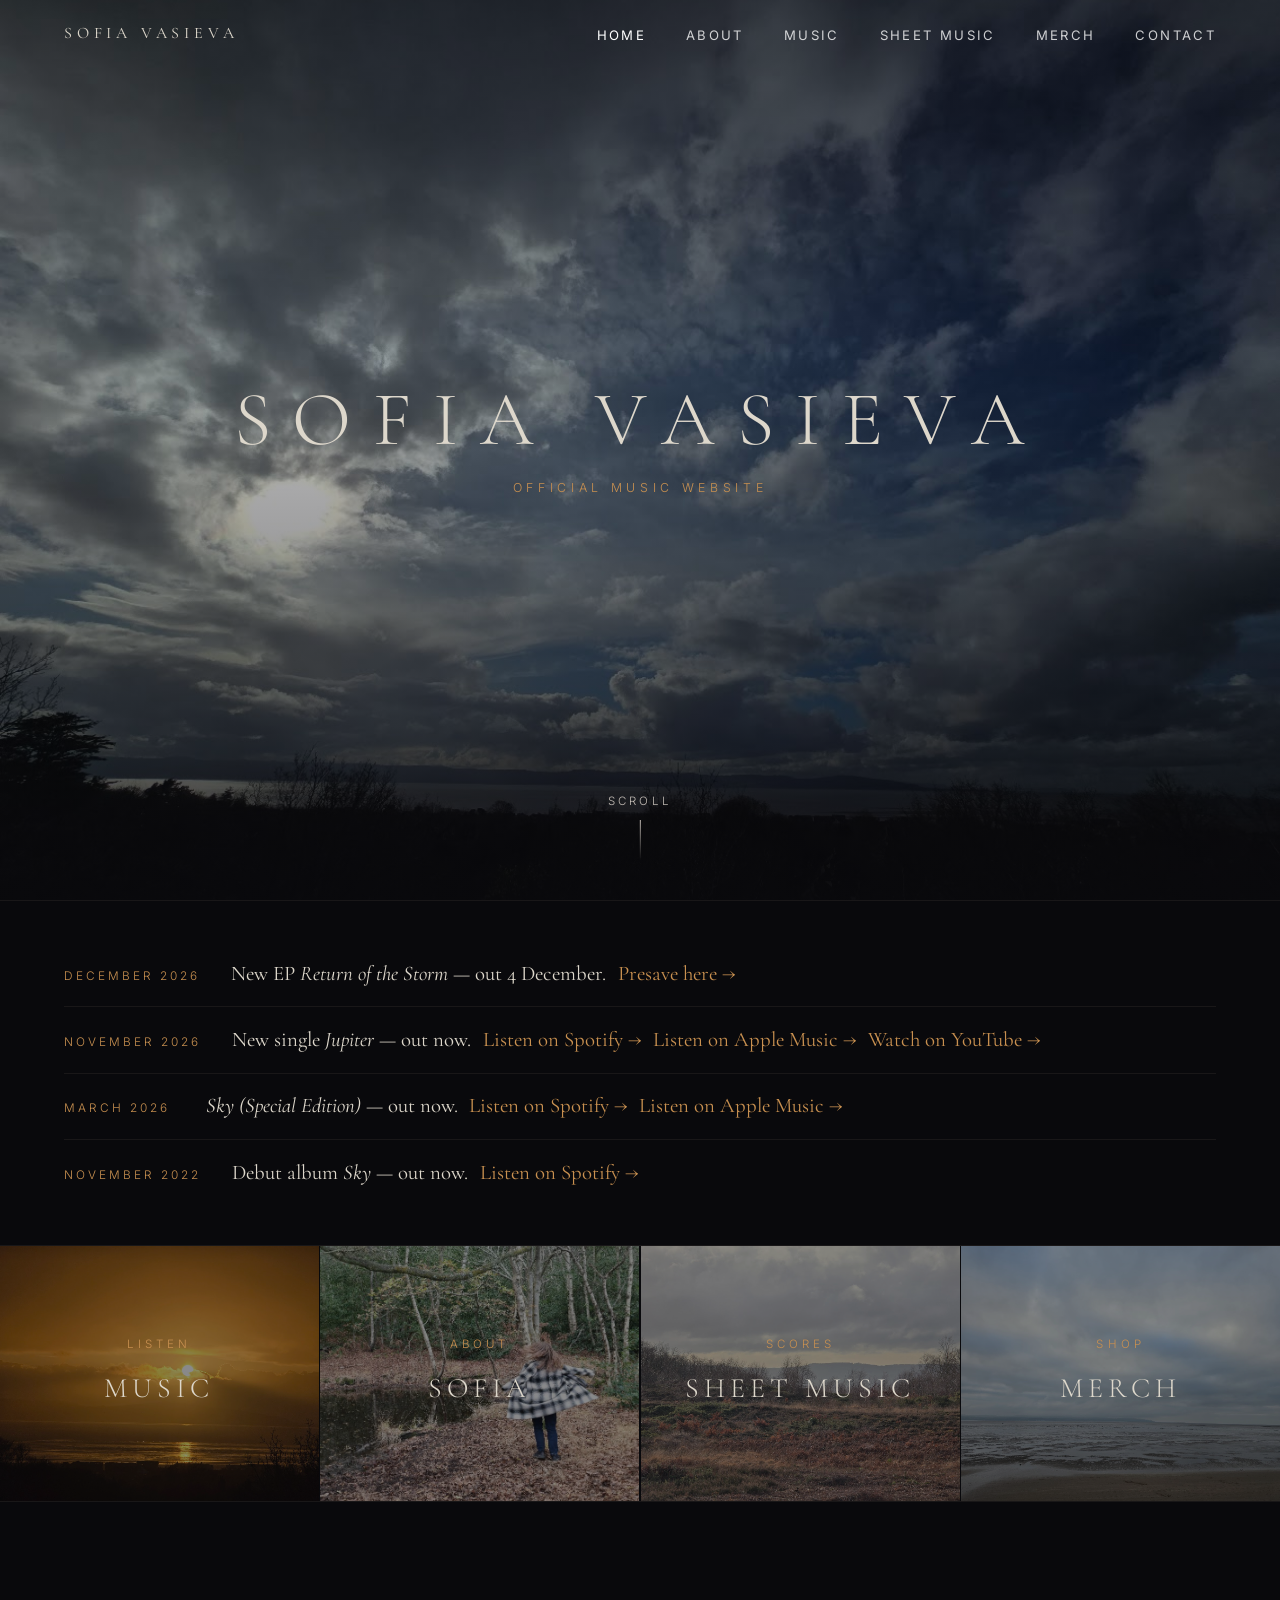
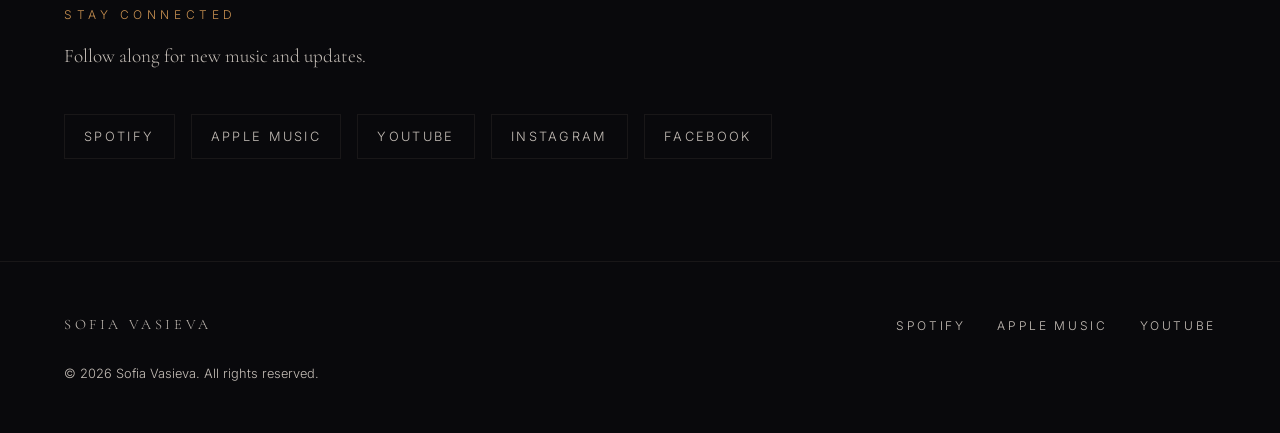
<file: index.html>
<!DOCTYPE html>
<html lang="en">
<head>
  <meta charset="UTF-8">
  <meta name="viewport" content="width=device-width, initial-scale=1.0">
  <title>Sofia Vasieva</title>
  <meta name="description" content="Sofia Vasieva — composer and musician. Official music website.">
  <link rel="icon" type="image/x-icon" href="favicon.ico">
  <link rel="apple-touch-icon" href="favicon.png">
  <link rel="stylesheet" href="css/style.css">
</head>
<body>

  <!-- ══════════════════════════════════════
       NAVIGATION
       To add or rename a page: edit the <li> items below.
       The class="active" highlights the current page — keep it on "Home" here.
  ══════════════════════════════════════ -->
  <nav class="nav" id="mainNav">
    <a href="index.html" class="nav-logo">Sofia Vasieva</a>
    <ul class="nav-links">
      <li><a href="index.html" class="active">Home</a></li>
      <li><a href="about.html">About</a></li>
      <li><a href="music.html">Music</a></li>
      <li><a href="sheet-music.html">Sheet Music</a></li>
      <li><a href="merch.html">Merch</a></li>
      <li><a href="contact.html">Contact</a></li>
    </ul>
    <button class="nav-toggle" aria-label="Toggle menu">
      <span></span><span></span><span></span>
    </button>
  </nav>

  <!-- ══════════════════════════════════════
       HERO SECTION
       Background photo: dramatic-clouds.png
       To swap the background photo, change the filename in the url() below.
       Available photos in images/backgrounds/:
         dramatic-clouds.png, golden-sunset.png, tidal-flats.png,
         moorland.png, ocean-sunset.png, rain-window.png, sunset-wide.png
  ══════════════════════════════════════ -->
  <section class="hero">
    <div class="hero-bg" style="background-image: url('images/backgrounds/dramatic-clouds.png');"></div>
    <div class="hero-overlay"></div>
    <div class="hero-content">

      <!-- ── YOUR NAME ──
           Font size is deliberately restrained.
           To make it larger: increase the last number, e.g. change 5.5rem to 7rem.
           To make it smaller: decrease it, e.g. change 5.5rem to 4rem.
      ── -->
      <h1 class="hero-title" style="font-size: clamp(2.4rem, 6vw, 5.5rem);">Sofia Vasieva</h1>

      <!-- ── TAGLINE ──
           Shown in amber below your name. Edit the text between the tags.
           This tells visitors it is your music site (vs. a future science site).
      ── -->
      <span class="hero-eyebrow" style="margin-top: 1rem; display:block;">official music website</span>

    </div>
    <div class="hero-scroll" aria-hidden="true">
      <span>Scroll</span>
      <div class="hero-scroll-line"></div>
    </div>
  </section>

  <!-- ══════════════════════════════════════
       NEWS / ANNOUNCEMENTS STRIP
       Intentionally minimal — dates and headlines only.

       HOW TO UPDATE:
       · Edit the text inside <p class="news-headline"> for each item.
       · Change the <span class="news-date"> text.
       · Update href="#" with your real presave / announcement URL.
       · To ADD a new item: copy a <div class="news-item"> block and paste above the others.
       · To REMOVE an old item: delete the whole <div class="news-item"> block.
  ══════════════════════════════════════ -->
  <div class="news-strip">

    <!-- Most recent item first: -->

    <div class="news-item">
      <span class="news-date">December 2026</span>
      <p class="news-headline">
        New EP <em>Return of the Storm</em> — out 4 December.
        <a href="https://distrokid.com/hyperfollow/sofiavasieva/return-of-the-storm-2" target="_blank" rel="noopener" class="news-link">Presave here →</a>
      </p>
    </div>

    <div class="news-item">
      <span class="news-date">November 2026</span>
      <p class="news-headline">
        New single <em>Jupiter</em> — out now.
        <a href="https://open.spotify.com/track/37gRFGBHgxUQF6WIa2zLuK?si=c90bcd8d85e04064" target="_blank" rel="noopener" class="news-link">Listen on Spotify →</a>
        <a href="https://music.apple.com/gb/song/jupiter/6816004919" target="_blank" rel="noopener" class="news-link">Listen on Apple Music →</a>
        <a href="https://youtu.be/UKmGv7ffk6I" target="_blank" rel="noopener" class="news-link">Watch on YouTube →</a>
      </p>
    </div>

    <div class="news-item">
      <span class="news-date">March 2026</span>
      <p class="news-headline">
        <em>Sky (Special Edition)</em> — out now.
        <a href="https://open.spotify.com/album/6oXIBRTokiSPvqK4wkxHOU?si=sgKaD-jkQ6ux1RB3viKjCA" target="_blank" rel="noopener" class="news-link">Listen on Spotify →</a>
        <a href="https://music.apple.com/gb/album/sky-special-edition/1886853205" target="_blank" rel="noopener" class="news-link">Listen on Apple Music →</a>
      </p>
    </div>

    <div class="news-item">
      <span class="news-date">November 2022</span>
      <p class="news-headline">
        Debut album <em>Sky</em> — out now.
        <a href="https://open.spotify.com/album/0wvh6Ya2eiq0gS8Y3p2ku6"
           target="_blank" rel="noopener" class="news-link">Listen on Spotify →</a>
      </p>
    </div>

    <!-- ── TO ADD MORE NEWS, COPY THIS BLOCK: ──
    <div class="news-item">
      <span class="news-date">Month Year</span>
      <p class="news-headline">
        Your announcement text here.
        <a href="YOUR_LINK" target="_blank" rel="noopener" class="news-link">Link text →</a>
      </p>
    </div>
    ── -->

  </div>

  <!-- ══════════════════════════════════════
       PAGE LINKS — four image panels leading to other sections.
       To change a background photo, update the url() in each style="..." below.
  ══════════════════════════════════════ -->
  <section>
    <div class="teaser-grid">

      <a href="music.html" class="teaser-card">
        <div class="teaser-bg" style="background-image: url('images/backgrounds/golden-sunset.png');"></div>
        <div class="teaser-overlay"></div>
        <div class="teaser-content">
          <span class="teaser-label">Listen</span>
          <span class="teaser-name">Music</span>
        </div>
      </a>

      <a href="about.html" class="teaser-card">
        <div class="teaser-bg" style="background-image: url('images/portrait/me_1.png');"></div>
        <div class="teaser-overlay"></div>
        <div class="teaser-content">
          <span class="teaser-label">About</span>
          <span class="teaser-name">Sofia</span>
        </div>
      </a>

      <a href="sheet-music.html" class="teaser-card">
        <div class="teaser-bg" style="background-image: url('images/backgrounds/moorland.png');"></div>
        <div class="teaser-overlay"></div>
        <div class="teaser-content">
          <span class="teaser-label">Scores</span>
          <span class="teaser-name">Sheet Music</span>
        </div>
      </a>

      <a href="merch.html" class="teaser-card">
        <div class="teaser-bg" style="background-image: url('images/backgrounds/tidal-flats.png');"></div>
        <div class="teaser-overlay"></div>
        <div class="teaser-content">
          <span class="teaser-label">Shop</span>
          <span class="teaser-name">Merch</span>
        </div>
      </a>

    </div>
  </section>

  <!-- ══════════════════════════════════════
       FOLLOW / SOCIAL MEDIA SECTION
       This gives visitors a clear place to find and follow you.

       HOW TO UPDATE:
       · Replace each href="#" with your real social media URL.
       · To add a platform: copy a <a class="social-link"> and update the href and text.
       · To remove a platform: delete that <a> tag.
       · To change the intro line: edit the <p class="contact-intro"> text.
  ══════════════════════════════════════ -->
  <section class="section" style="border-top: 1px solid var(--border);">
    <span class="section-eyebrow">Stay connected</span>
    <p class="contact-intro" style="margin-bottom:1.8rem;">
      Follow along for new music and updates.
    </p>
    <div class="social-row">
      <a href="https://open.spotify.com/artist/4lT0CU5uolFDBK3afVRovx"
         target="_blank" rel="noopener" class="social-link">Spotify</a>
      <a href="https://music.apple.com/gb/album/sky/1651735423"
         target="_blank" rel="noopener" class="social-link">Apple Music</a>
      <a href="https://www.youtube.com/channel/UC-3G4gNWq5SX8hbs0VZsb0Q" target="_blank" rel="noopener" class="social-link">YouTube</a>
      <a href="https://instagram.com/sofiavasievamusic"
         target="_blank" rel="noopener" class="social-link">Instagram</a>
      <!-- UPDATE: replace # with your Facebook page URL once you have it
           (e.g. https://facebook.com/sofiavasievamusic) -->
      <a href="#" target="_blank" rel="noopener" class="social-link">Facebook</a>
    </div>
  </section>

  <!-- ══════════════════════════════════════
       FOOTER
       To update links: edit the href="..." values.
       To add more: copy a <li> item and update the text and link.
       UPDATE: replace the YouTube # with your actual channel URL.
  ══════════════════════════════════════ -->
  <footer class="footer">
    <span class="footer-name">Sofia Vasieva</span>
    <ul class="footer-links">
      <li><a href="https://open.spotify.com/artist/4lT0CU5uolFDBK3afVRovx" target="_blank" rel="noopener">Spotify</a></li>
      <li><a href="https://music.apple.com/gb/album/sky/1651735423" target="_blank" rel="noopener">Apple Music</a></li>
      <!-- UPDATE: replace # with your YouTube channel URL -->
      <li><a href="https://www.youtube.com/channel/UC-3G4gNWq5SX8hbs0VZsb0Q" target="_blank" rel="noopener">YouTube</a></li>
    </ul>
    <p class="footer-copy">&copy; <span id="year"></span> Sofia Vasieva. All rights reserved.</p>
  </footer>

  <script src="js/main.js"></script>
  <script>document.getElementById('year').textContent = new Date().getFullYear();</script>
</body>
</html>
</file>
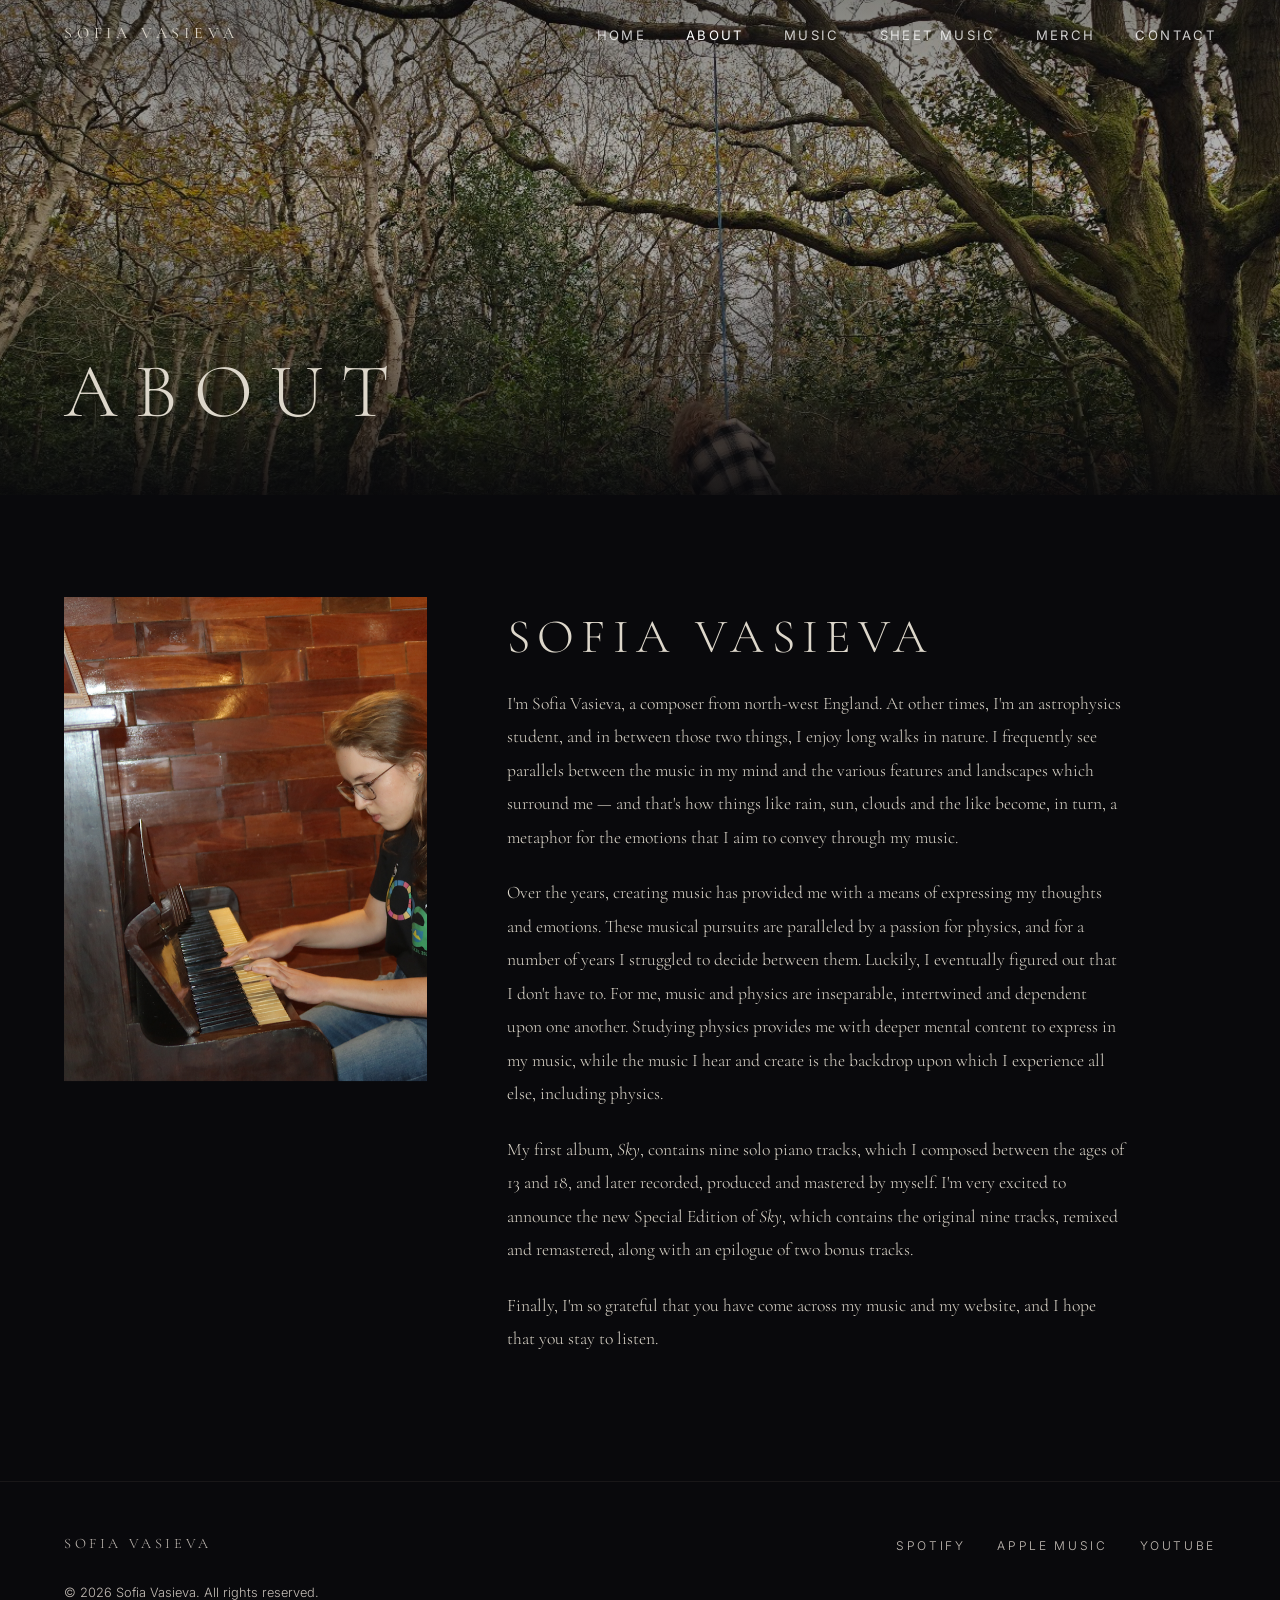
<file: about.html>
<!DOCTYPE html>
<html lang="en">
<head>
  <meta charset="UTF-8">
  <meta name="viewport" content="width=device-width, initial-scale=1.0">
  <title>About — Sofia Vasieva</title>
  <meta name="description" content="About Sofia Vasieva — composer and musician.">
  <link rel="stylesheet" href="css/style.css">
</head>
<body>

  <!-- ══════════════════════════════════════
       NAVIGATION
       Nav order: Home · About · Music · Sheet Music · Merch · Contact
  ══════════════════════════════════════ -->
  <nav class="nav scrolled" id="mainNav">
    <a href="index.html" class="nav-logo">Sofia Vasieva</a>
    <ul class="nav-links">
      <li><a href="index.html">Home</a></li>
      <li><a href="about.html" class="active">About</a></li>
      <li><a href="music.html">Music</a></li>
      <li><a href="sheet-music.html">Sheet Music</a></li>
      <li><a href="merch.html">Merch</a></li>
      <li><a href="contact.html">Contact</a></li>
    </ul>
    <button class="nav-toggle" aria-label="Toggle menu">
      <span></span><span></span><span></span>
    </button>
  </nav>

  <!-- ══════════════════════════════════════
       PAGE HERO
       Background: trees_1.png
       To change: update the filename in the url() below.
  ══════════════════════════════════════ -->
  <section class="page-hero">
    <div class="hero-bg" style="background-image: url('images/backgrounds/trees_1.png');"></div>
    <div class="hero-overlay"></div>
    <div class="page-hero-content">
      <h1 class="page-title">About</h1>
    </div>
  </section>

  <!-- ══════════════════════════════════════
       ABOUT CONTENT
  ══════════════════════════════════════ -->
  <section class="section">
    <div class="about-layout">

      <!-- ── LEFT COLUMN: YOUR PORTRAIT ──

           HOW TO ADD YOUR PHOTO:
           1. Save a photo of yourself to the folder: images/portrait/
              (suggested filename: sofia.jpg — any name works)
           2. Delete the <div class="portrait-placeholder"> block below entirely.
           3. Replace it with this one line (update the filename if different):
                 <img class="portrait-photo" src="images/portrait/sofia.jpg" alt="Sofia Vasieva">

           The photo looks best in portrait orientation (taller than wide).
      ── -->
      <div class="portrait-wrap">
        <img class="portrait-photo" src="images/portrait/me_2.png" alt="Sofia Vasieva">
      </div>

      <!-- ── RIGHT COLUMN: NAME + BIO ──

           HOW TO EDIT YOUR BIO:
           · Replace each paragraph's text between <p> and </p>.
           · Delete the class="placeholder" part once you've added real text.
           · Add or remove <p> tags to make more or fewer paragraphs.
           · The "About tag" line (composer · musician) can be changed too.
      ── -->
      <div class="about-text">
        <h2 class="about-name">Sofia Vasieva</h2>

        <!-- ══════════════════════════════════════
             OPTIONAL TAGLINE — shown below your name in amber.
             To add one, uncomment the line below and change the text.
             Examples: "composer", "pianist", "musician", "composer & physicist"
             Leave it commented out to show nothing here.
        ══════════════════════════════════════ -->
        <!-- <span class="about-tag">your tagline here</span> -->

        <div class="about-bio">

          <!-- ── PASTE YOUR BIO BELOW ──
               Delete the class="placeholder" from each <p> tag once you have real text.
               Example of a finished paragraph (no class needed):
               <p>Sofia Vasieva is a composer whose music draws from the natural world...</p>
          ── -->

          <p>I'm Sofia Vasieva, a composer from north-west England. At other times, I'm an astrophysics student, and in between those two things, I enjoy long walks in nature. I frequently see parallels between the music in my mind and the various features and landscapes which surround me — and that's how things like rain, sun, clouds and the like become, in turn, a metaphor for the emotions that I aim to convey through my music.</p>

          <p>Over the years, creating music has provided me with a means of expressing my thoughts and emotions. These musical pursuits are paralleled by a passion for physics, and for a number of years I struggled to decide between them. Luckily, I eventually figured out that I don't have to. For me, music and physics are inseparable, intertwined and dependent upon one another. Studying physics provides me with deeper mental content to express in my music, while the music I hear and create is the backdrop upon which I experience all else, including physics.</p>

          <p>My first album, <em>Sky</em>, contains nine solo piano tracks, which I composed between the ages of 13 and 18, and later recorded, produced and mastered by myself. I'm very excited to announce the new Special Edition of <em>Sky</em>, which contains the original nine tracks, remixed and remastered, along with an epilogue of two bonus tracks.</p>

          <p>Finally, I'm so grateful that you have come across my music and my website, and I hope that you stay to listen.</p>

        </div>
      </div>

    </div>
  </section>

  <!-- ══════════════════════════════════════
       FOOTER
       UPDATE: replace YouTube # with your actual channel URL.
  ══════════════════════════════════════ -->
  <footer class="footer">
    <span class="footer-name">Sofia Vasieva</span>
    <ul class="footer-links">
      <li><a href="https://open.spotify.com/artist/4lT0CU5uolFDBK3afVRovx" target="_blank" rel="noopener">Spotify</a></li>
      <li><a href="https://music.apple.com/gb/album/sky/1651735423" target="_blank" rel="noopener">Apple Music</a></li>
      <li><a href="https://www.youtube.com/channel/UC-3G4gNWq5SX8hbs0VZsb0Q" target="_blank" rel="noopener">YouTube</a></li>
    </ul>
    <p class="footer-copy">&copy; <span id="year"></span> Sofia Vasieva. All rights reserved.</p>
  </footer>

  <script src="js/main.js"></script>
  <script>document.getElementById('year').textContent = new Date().getFullYear();</script>
</body>
</html>
</file>
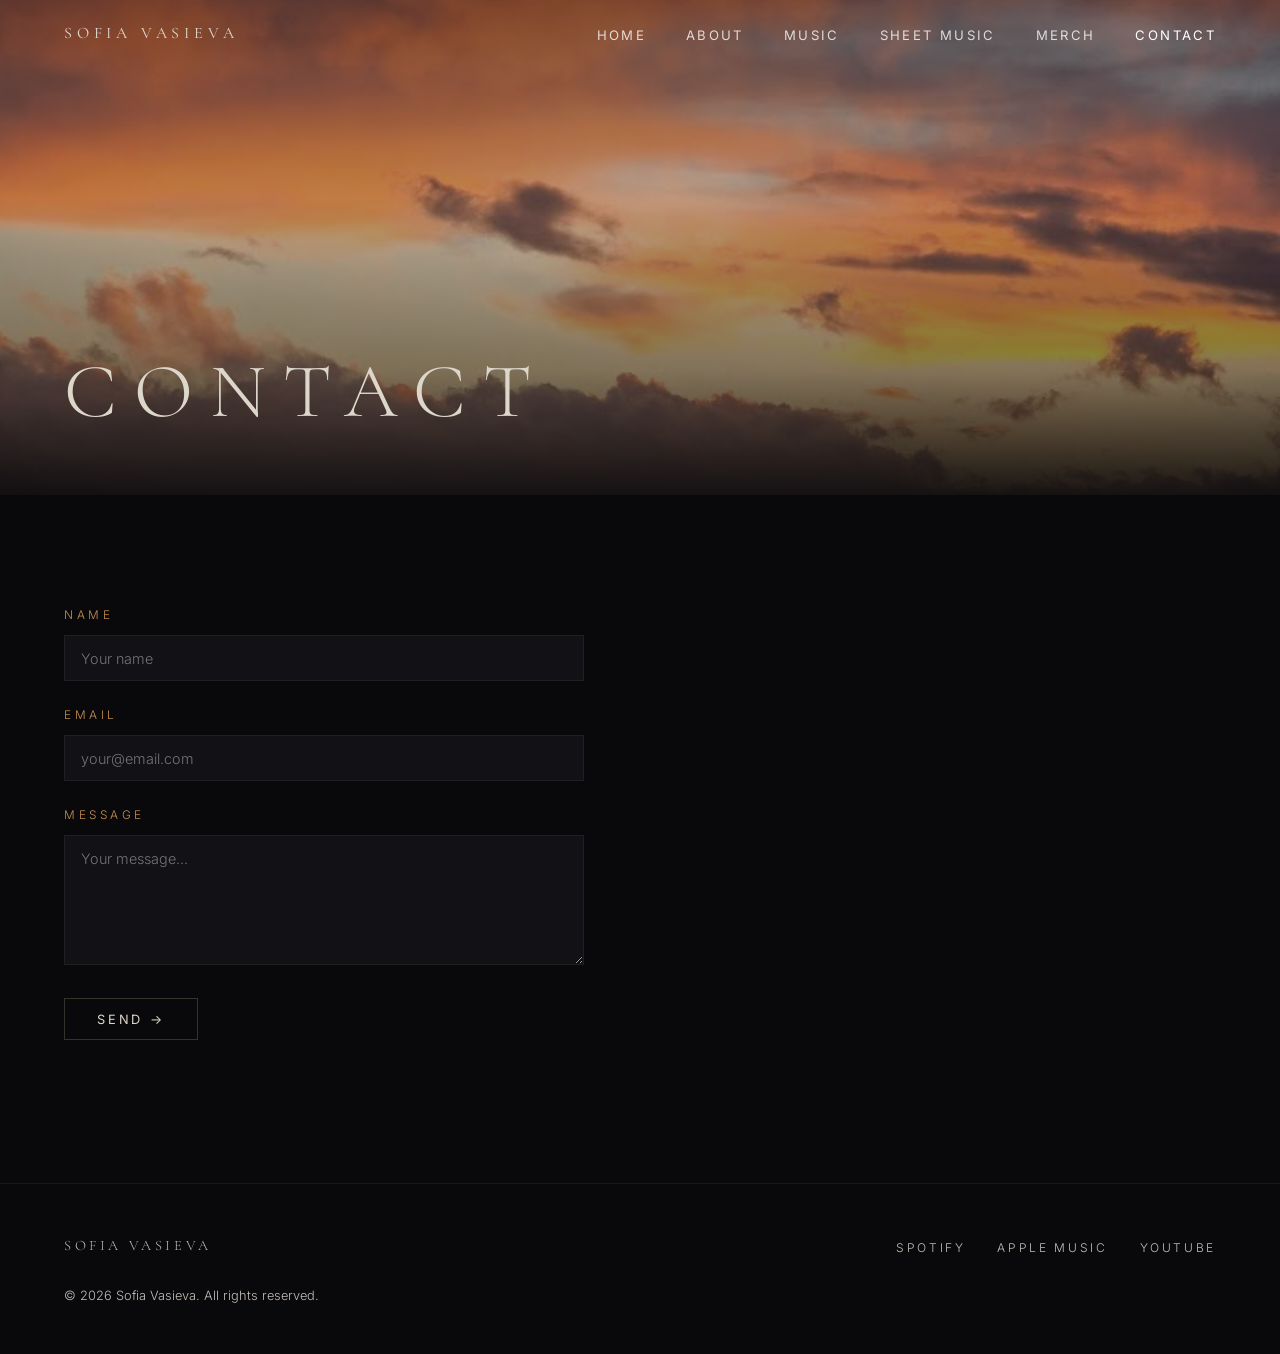
<file: contact.html>
<!DOCTYPE html>
<html lang="en">
<head>
  <meta charset="UTF-8">
  <meta name="viewport" content="width=device-width, initial-scale=1.0">
  <title>Contact — Sofia Vasieva</title>
  <meta name="description" content="Get in touch with Sofia Vasieva.">
  <link rel="stylesheet" href="css/style.css">
</head>
<body>

  <!-- ══════════════════════════════════════
       NAVIGATION
       Nav order: Home · About · Music · Sheet Music · Merch · Contact
  ══════════════════════════════════════ -->
  <nav class="nav scrolled" id="mainNav">
    <a href="index.html" class="nav-logo">Sofia Vasieva</a>
    <ul class="nav-links">
      <li><a href="index.html">Home</a></li>
      <li><a href="about.html">About</a></li>
      <li><a href="music.html">Music</a></li>
      <li><a href="sheet-music.html">Sheet Music</a></li>
      <li><a href="merch.html">Merch</a></li>
      <li><a href="contact.html" class="active">Contact</a></li>
    </ul>
    <button class="nav-toggle" aria-label="Toggle menu">
      <span></span><span></span><span></span>
    </button>
  </nav>

  <!-- ══════════════════════════════════════
       PAGE HERO
       Background: sunset-wide.png
       To change: update the filename in the url() below.
  ══════════════════════════════════════ -->
  <section class="page-hero">
    <div class="hero-bg" style="background-image: url('images/backgrounds/sunset-wide.png');"></div>
    <div class="hero-overlay"></div>
    <div class="page-hero-content">
      <h1 class="page-title">Contact</h1>
    </div>
  </section>

  <!-- ══════════════════════════════════════
       CONTACT FORM

       HOW THIS WORKS:
       The form uses Formspree — a free service that emails you
       when someone fills it in. Your email address is never shown
       on the website.

       TO SET IT UP (takes about 5 minutes):
       1. Go to https://formspree.io and create a free account.
       2. Click "New Form", give it a name (e.g. "Website Contact").
       3. Copy the form endpoint URL — it looks like:
             https://formspree.io/f/abcdefgh
       4. In this file, find the <form action="..."> tag below
          and replace the placeholder URL with your Formspree URL.
       5. That's it — Formspree will email you whenever someone submits.

       Note: The free Formspree plan allows up to 50 submissions/month,
       which is plenty to start with.

       HOW TO EDIT THE FORM FIELDS:
       Each field is a <div class="form-group"> block.
       To add a field: copy one and change the label text and input name="...".
       To remove a field: delete the whole <div class="form-group"> block.
  ══════════════════════════════════════ -->
  <section class="section">

    <!-- UPDATE: replace the action URL with your Formspree endpoint -->
    <form
      action="https://formspree.io/f/xdawdoon"
      method="POST"
      class="contact-form"
      id="contactForm"
    >

      <!-- Name field -->
      <div class="form-group">
        <label for="name">Name</label>
        <input type="text" id="name" name="name" placeholder="Your name" required>
      </div>

      <!-- Email field — Formspree uses this to reply to the sender -->
      <div class="form-group">
        <label for="email">Email</label>
        <input type="email" id="email" name="_replyto" placeholder="your@email.com" required>
      </div>

      <!-- Message field -->
      <div class="form-group">
        <label for="message">Message</label>
        <textarea id="message" name="message" placeholder="Your message..." required></textarea>
      </div>

      <!-- Formspree honeypot (spam prevention — leave this hidden) -->
      <input type="text" name="_gotcha" style="display:none">

      <button type="submit" class="form-submit">Send →</button>

    </form>

    <!-- Thank-you message shown after successful submission -->
    <div class="form-success" id="formSuccess">
      Thank you :)
    </div>

    <!-- ── SOCIAL LINKS ──
         UPDATE: add your real social URLs here.
         To add more: copy a <a class="social-link"> and update the href and text.
         To remove one: delete that <a> tag.
    ── -->
    <!-- ── SOCIAL LINKS ──
         UPDATE: fill in your real URLs below.
         To add more: copy a <a> line and update the href and label.
         To remove one: delete that line.
    ── -->
    <div class="social-row">
      <!-- UPDATE: add your Facebook page URL -->
      <!-- <a href="https://facebook.com/yourpage" target="_blank" rel="noopener" class="social-link">Facebook</a> -->
      <!-- UPDATE: add your YouTube channel URL -->
      <!-- <a href="https://youtube.com/@yourchannel" target="_blank" rel="noopener" class="social-link">YouTube</a> -->
    </div>

  </section>

  <!-- ══════════════════════════════════════
       FOOTER
       UPDATE: replace YouTube # with your actual channel URL.
  ══════════════════════════════════════ -->
  <footer class="footer">
    <span class="footer-name">Sofia Vasieva</span>
    <ul class="footer-links">
      <li><a href="https://open.spotify.com/artist/4lT0CU5uolFDBK3afVRovx" target="_blank" rel="noopener">Spotify</a></li>
      <li><a href="https://music.apple.com/gb/album/sky/1651735423" target="_blank" rel="noopener">Apple Music</a></li>
      <li><a href="https://www.youtube.com/channel/UC-3G4gNWq5SX8hbs0VZsb0Q" target="_blank" rel="noopener">YouTube</a></li>
    </ul>
    <p class="footer-copy">&copy; <span id="year"></span> Sofia Vasieva. All rights reserved.</p>
  </footer>

  <script src="js/main.js"></script>
  <script>
    document.getElementById('year').textContent = new Date().getFullYear();

    // Show a thank-you message after the form is submitted (Formspree redirects back to the page)
    const form = document.getElementById('contactForm');
    if (form) {
      form.addEventListener('submit', async function(e) {
        e.preventDefault();
        const data = new FormData(form);
        const response = await fetch(form.action, {
          method: 'POST',
          body: data,
          headers: { 'Accept': 'application/json' }
        });
        if (response.ok) {
          form.style.display = 'none';
          document.getElementById('formSuccess').style.display = 'block';
        }
      });
    }
  </script>
</body>
</html>
</file>
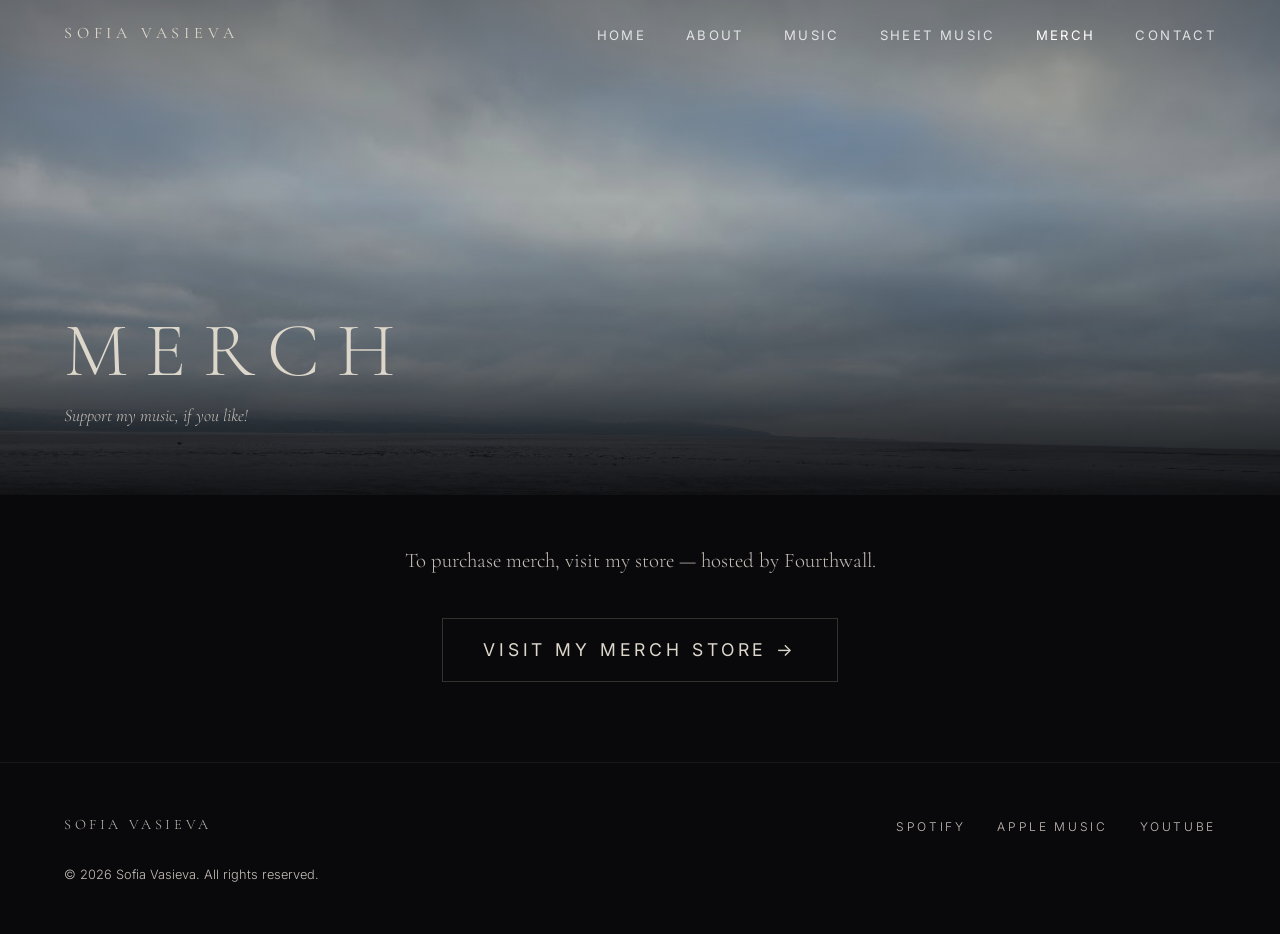
<file: merch.html>
<!DOCTYPE html>
<html lang="en">
<head>
  <meta charset="UTF-8">
  <meta name="viewport" content="width=device-width, initial-scale=1.0">
  <title>Merch — Sofia Vasieva</title>
  <meta name="description" content="Official merchandise from Sofia Vasieva.">
  <link rel="stylesheet" href="css/style.css">
</head>
<body>

  <!-- ══════════════════════════════════════
       NAVIGATION
       Nav order: Home · About · Music · Sheet Music · Merch · Contact
  ══════════════════════════════════════ -->
  <nav class="nav scrolled" id="mainNav">
    <a href="index.html" class="nav-logo">Sofia Vasieva</a>
    <ul class="nav-links">
      <li><a href="index.html">Home</a></li>
      <li><a href="about.html">About</a></li>
      <li><a href="music.html">Music</a></li>
      <li><a href="sheet-music.html">Sheet Music</a></li>
      <li><a href="merch.html" class="active">Merch</a></li>
      <li><a href="contact.html">Contact</a></li>
    </ul>
    <button class="nav-toggle" aria-label="Toggle menu">
      <span></span><span></span><span></span>
    </button>
  </nav>

  <!-- ══════════════════════════════════════
       PAGE HERO
       Background: tidal-flats.png (subtle + humble, matches about/sheet music)
       To change: update the filename in the url() below.
  ══════════════════════════════════════ -->
  <section class="page-hero">
    <div class="hero-bg" style="background-image: url('images/backgrounds/tidal-flats.png');"></div>
    <div class="hero-overlay"></div>
    <div class="page-hero-content">
      <h1 class="page-title">Merch</h1>
      <!-- UPDATE: edit this subtitle if you like -->
      <p class="page-subtitle">Support my music, if you like!</p>
    </div>
  </section>

  <!-- ══════════════════════════════════════
       MERCH GRID

       HOW TO ADD A PHOTO FOR AN ITEM:
       1. Save your product photo to images/merch/
          (suggested names are shown in each placeholder below)
       2. Find the item's <div class="merch-img-wrap"> block.
       3. Delete the <div class="merch-placeholder"> inside it.
       4. Replace it with: <img src="images/merch/filename.jpg" alt="Product name">
          (square photos work best — same width and height)

       HOW TO ADD THE STORE LINK FOR AN ITEM:
       Find the <a href="#" ... class="merch-card"> for that item and
       replace the # with your store link (e.g. from Printful, Redbubble, Shopify, etc.)
       All links open in a new tab automatically.

       HOW TO UPDATE PRICES:
       Find <p class="merch-price"> for each item and change the text.

       HOW TO ADD A NEW ITEM:
       Copy any full <a class="merch-card"> block and paste it into the grid.
       Update the href, image, name, and price.
  ══════════════════════════════════════ -->
  <section class="section" style="text-align:center; padding-top: 3rem; padding-bottom: 5rem;">
    <p style="font-family:var(--serif); font-size:clamp(1rem,2.5vw,1.3rem); color:var(--text-muted); margin-bottom: 2.5rem;">
      To purchase merch, visit my store — hosted by Fourthwall.
    </p>
    <a href="https://sofia-ssc-shop.fourthwall.com/en-gbp"
       target="_blank" rel="noopener noreferrer"
       class="btn btn-outline"
       style="font-size:1.1rem; padding: 1rem 2.5rem;">
      Visit my merch store →
    </a>
  </section>

  <!-- ══════════════════════════════════════
       FOOTER
       UPDATE: replace YouTube # with your actual channel URL.
  ══════════════════════════════════════ -->
  <footer class="footer">
    <span class="footer-name">Sofia Vasieva</span>
    <ul class="footer-links">
      <li><a href="https://open.spotify.com/artist/4lT0CU5uolFDBK3afVRovx" target="_blank" rel="noopener">Spotify</a></li>
      <li><a href="https://music.apple.com/gb/album/sky/1651735423" target="_blank" rel="noopener">Apple Music</a></li>
      <li><a href="https://www.youtube.com/channel/UC-3G4gNWq5SX8hbs0VZsb0Q" target="_blank" rel="noopener">YouTube</a></li>
    </ul>
    <p class="footer-copy">&copy; <span id="year"></span> Sofia Vasieva. All rights reserved.</p>
  </footer>

  <script src="js/main.js"></script>
  <script>document.getElementById('year').textContent = new Date().getFullYear();</script>
</body>
</html>
</file>
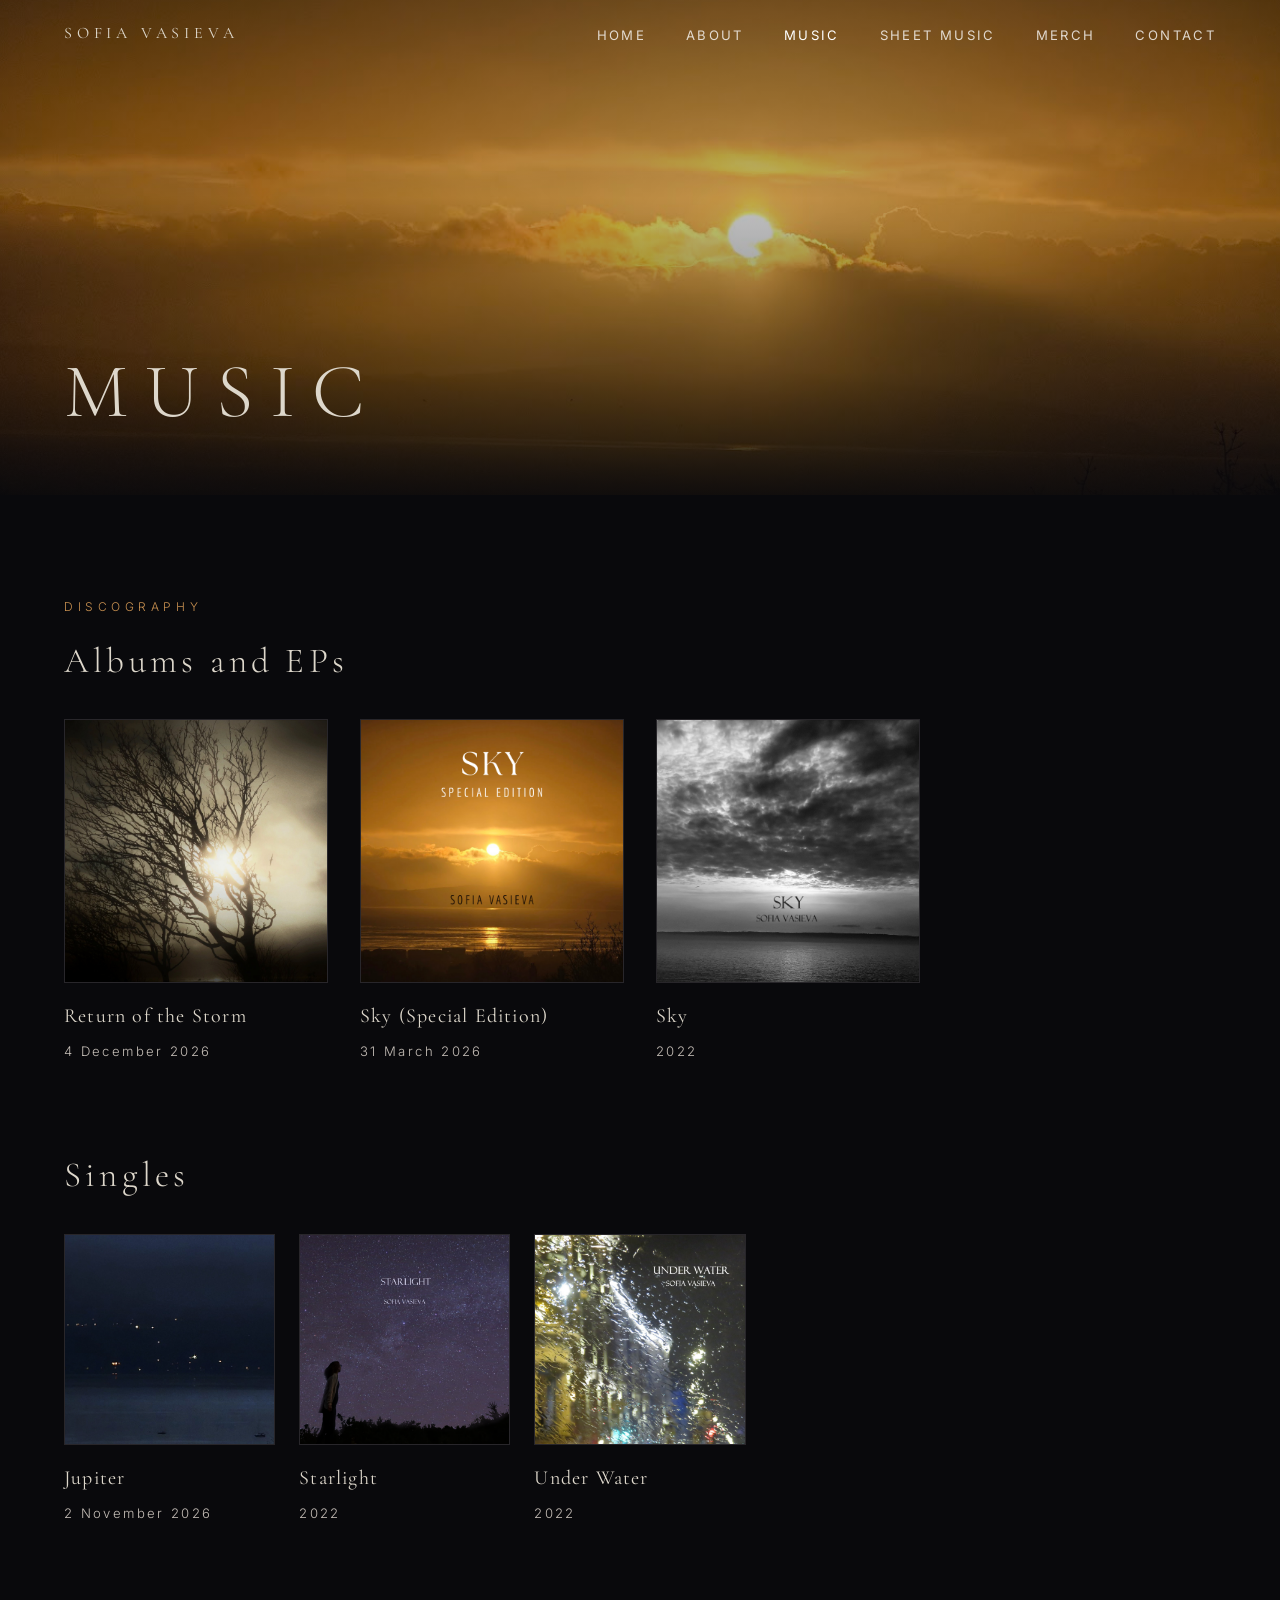
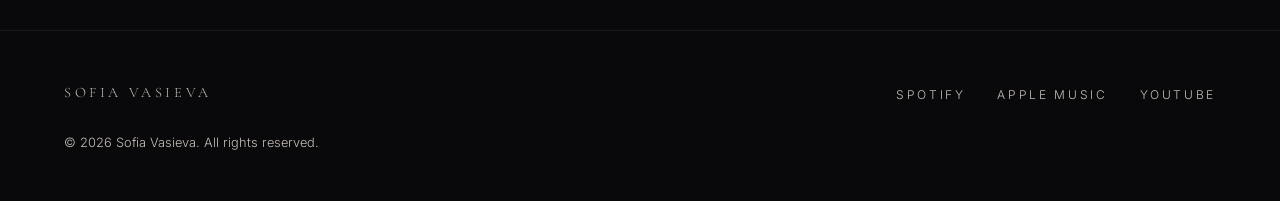
<file: music.html>
<!DOCTYPE html>
<html lang="en">
<head>
  <meta charset="UTF-8">
  <meta name="viewport" content="width=device-width, initial-scale=1.0">
  <title>Music — Sofia Vasieva</title>
  <meta name="description" content="Music by Sofia Vasieva — albums and singles.">
  <link rel="stylesheet" href="css/style.css">
</head>
<body>

  <!-- ══════════════════════════════════════
       NAVIGATION
  ══════════════════════════════════════ -->
  <nav class="nav scrolled" id="mainNav">
    <a href="index.html" class="nav-logo">Sofia Vasieva</a>
    <ul class="nav-links">
      <li><a href="index.html">Home</a></li>
      <li><a href="about.html">About</a></li>
      <li><a href="music.html" class="active">Music</a></li>
      <li><a href="sheet-music.html">Sheet Music</a></li>
      <li><a href="merch.html">Merch</a></li>
      <li><a href="contact.html">Contact</a></li>
    </ul>
    <button class="nav-toggle" aria-label="Toggle menu">
      <span></span><span></span><span></span>
    </button>
  </nav>

  <!-- ══════════════════════════════════════
       PAGE HERO
       Background: golden-sunset.png
       To change the photo: update the filename in the url() below.
  ══════════════════════════════════════ -->
  <section class="page-hero">
    <div class="hero-bg" style="background-image: url('images/backgrounds/golden-sunset.png');"></div>
    <div class="hero-overlay"></div>
    <div class="page-hero-content">
      <h1 class="page-title">Music</h1>
    </div>
  </section>

  <!-- ══════════════════════════════════════
       ALBUMS + SINGLES

       HOW TO ADD A NEW ALBUM OR SINGLE:
       1. Save your cover image to: images/albums/filename.jpg
          (use lowercase with hyphens, e.g. sky-special-edition.jpg)
       2. Copy an <div class="album-card"> block and paste it in the grid.
       3. Change data-album="sky" to a new unique key (e.g. data-album="sky-se").
       4. Update the image src, name, and year inside the card.
       5. In js/main.js, add a matching entry to the albums{} object
          (instructions and examples are inside that file).

       HOW TO ADD YOUR COVER IMAGE FOR AN EXISTING ENTRY:
       Save the image file to images/albums/, e.g. sky.jpg
       The <img> tag will pick it up automatically. If the file is missing,
       a placeholder is shown instead.
  ══════════════════════════════════════ -->
  <section class="section">

    <!-- ── ALBUMS ── -->
    <span class="section-eyebrow">Discography</span>
    <h2 class="discography-heading">Albums and EPs</h2>

    <div class="album-grid">

      <!-- ── EP: RETURN OF THE STORM (upcoming — presave) ── -->
      <div class="album-card" data-album="returnOfTheStorm">
        <div class="album-cover-wrap">
          <img src="images/albums/return_of_the_storm_ep_cover.jpg"
               alt="Return of the Storm EP cover"
               onerror="this.style.display='none'; this.nextElementSibling.style.display='flex';">
          <div class="album-placeholder" style="display:none;">
            <svg width="28" height="28" viewBox="0 0 24 24" fill="none" stroke="currentColor" stroke-width="1.2">
              <rect x="3" y="3" width="18" height="18" rx="1"/>
              <circle cx="8.5" cy="8.5" r="1.5"/><polyline points="21 15 16 10 5 21"/>
            </svg>
            <strong>Return of the Storm</strong>
          </div>
          <div class="album-hover-label"><span>Presave here</span></div>
        </div>
        <div class="album-info">
          <h3 class="album-name">Return of the Storm</h3>
          <span class="album-year">4 December 2026</span>
        </div>
      </div>

      <!-- ── ALBUM: SKY (SPECIAL EDITION) ── -->
      <div class="album-card" data-album="skyse">
        <div class="album-cover-wrap">
          <!-- Save cover as: images/albums/sky-special-edition.png -->
          <img src="images/albums/sky-special-edition.png"
               alt="Sky (Special Edition) album cover"
               onerror="this.style.display='none'; this.nextElementSibling.style.display='flex';">
          <div class="album-placeholder" style="display:none;">
            <svg width="28" height="28" viewBox="0 0 24 24" fill="none" stroke="currentColor" stroke-width="1.2">
              <rect x="3" y="3" width="18" height="18" rx="1"/>
              <circle cx="8.5" cy="8.5" r="1.5"/><polyline points="21 15 16 10 5 21"/>
            </svg>
            <strong>Sky (Special Edition)</strong>
            Save cover to<br>
            <code style="font-size:.62rem;color:var(--text-muted)">images/albums/<br>sky-special-edition.jpg</code>
          </div>
          <div class="album-hover-label"><span>View on streaming</span></div>
        </div>
        <div class="album-info">
          <!-- UPDATE: change year when released -->
          <h3 class="album-name">Sky (Special Edition)</h3>
          <span class="album-year">31 March 2026</span>
        </div>
      </div>

      <!-- ── ALBUM: SKY (ORIGINAL, 2022) ── -->
      <div class="album-card" data-album="sky">
        <div class="album-cover-wrap">
          <!-- Save cover as: images/albums/sky.png -->
          <img src="images/albums/sky.png"
               alt="Sky album cover"
               onerror="this.style.display='none'; this.nextElementSibling.style.display='flex';">
          <div class="album-placeholder" style="display:none;">
            <svg width="28" height="28" viewBox="0 0 24 24" fill="none" stroke="currentColor" stroke-width="1.2">
              <rect x="3" y="3" width="18" height="18" rx="1"/>
              <circle cx="8.5" cy="8.5" r="1.5"/><polyline points="21 15 16 10 5 21"/>
            </svg>
            <strong>Sky</strong>
            Save cover to<br>
            <code style="font-size:.62rem;color:var(--text-muted)">images/albums/sky.png</code>
          </div>
          <div class="album-hover-label"><span>View on streaming</span></div>
        </div>
        <div class="album-info">
          <h3 class="album-name">Sky</h3>
          <span class="album-year">2022</span>
        </div>
      </div>

      <!-- ── TO ADD MORE ALBUMS: copy the block above, give it a new data-album key,
           update the image src, name, and year, then add an entry in js/main.js ── -->

    </div><!-- end album-grid -->


    <!-- ── SINGLES ── -->
    <h2 class="discography-heading" style="margin-top: 5rem;">Singles</h2>

    <!-- Singles use a slightly more compact grid than albums -->
    <div class="singles-grid">

      <!-- ── SINGLE: JUPITER ── -->
      <div class="album-card" data-album="jupiter">
        <div class="album-cover-wrap">
          <img src="images/albums/jupiter_cover.jpg"
               alt="Jupiter single cover"
               onerror="this.style.display='none'; this.nextElementSibling.style.display='flex';">
          <div class="album-placeholder" style="display:none;">
            <svg width="24" height="24" viewBox="0 0 24 24" fill="none" stroke="currentColor" stroke-width="1.2">
              <rect x="3" y="3" width="18" height="18" rx="1"/>
              <circle cx="8.5" cy="8.5" r="1.5"/><polyline points="21 15 16 10 5 21"/>
            </svg>
            <strong>Jupiter</strong>
          </div>
          <div class="album-hover-label"><span>Listen</span></div>
        </div>
        <div class="album-info">
          <h3 class="album-name">Jupiter</h3>
          <span class="album-year">2 November 2026</span>
        </div>
      </div>

      <!-- ── SINGLE: STARLIGHT ── -->
      <div class="album-card" data-album="starlight">
        <div class="album-cover-wrap">
          <!-- Save cover as: images/albums/starlight.png -->
          <img src="images/albums/starlight.png"
               alt="Starlight single cover"
               onerror="this.style.display='none'; this.nextElementSibling.style.display='flex';">
          <div class="album-placeholder" style="display:none;">
            <svg width="24" height="24" viewBox="0 0 24 24" fill="none" stroke="currentColor" stroke-width="1.2">
              <rect x="3" y="3" width="18" height="18" rx="1"/>
              <circle cx="8.5" cy="8.5" r="1.5"/><polyline points="21 15 16 10 5 21"/>
            </svg>
            <strong>Starlight</strong>
            <code style="font-size:.6rem;color:var(--text-muted)">images/albums/<br>starlight.jpg</code>
          </div>
          <div class="album-hover-label"><span>Listen</span></div>
        </div>
        <div class="album-info">
          <h3 class="album-name">Starlight</h3>
          <span class="album-year">2022</span>
        </div>
      </div>

      <!-- ── SINGLE: UNDER WATER ── -->
      <div class="album-card" data-album="underWater">
        <div class="album-cover-wrap">
          <!-- Save cover as: images/albums/under-water.png -->
          <img src="images/albums/under-water.png"
               alt="Under Water single cover"
               onerror="this.style.display='none'; this.nextElementSibling.style.display='flex';">
          <div class="album-placeholder" style="display:none;">
            <svg width="24" height="24" viewBox="0 0 24 24" fill="none" stroke="currentColor" stroke-width="1.2">
              <rect x="3" y="3" width="18" height="18" rx="1"/>
              <circle cx="8.5" cy="8.5" r="1.5"/><polyline points="21 15 16 10 5 21"/>
            </svg>
            <strong>Under Water</strong>
            <code style="font-size:.6rem;color:var(--text-muted)">images/albums/<br>under-water.jpg</code>
          </div>
          <div class="album-hover-label"><span>Listen</span></div>
        </div>
        <div class="album-info">
          <h3 class="album-name">Under Water</h3>
          <span class="album-year">2022</span>
        </div>
      </div>

      <!-- ── TO ADD MORE SINGLES: copy a block above, give it a new data-album key,
           update the image src and name, then add an entry in js/main.js ── -->

    </div><!-- end singles-grid -->

  </section>

  <!-- ══════════════════════════════════════
       STREAMING DRAWER
       This panel slides in from the right when an album or single is clicked.
       You don't need to edit this — it is populated automatically by js/main.js.
  ══════════════════════════════════════ -->
  <div class="drawer-overlay" id="drawerOverlay"></div>
  <div class="drawer" id="albumDrawer" role="dialog" aria-label="Streaming links">
    <button class="drawer-close" id="drawerClose" aria-label="Close">&times;</button>
    <div class="drawer-cover" id="drawerCover">
      <div class="drawer-cover-placeholder">Cover</div>
    </div>
    <h2 class="drawer-album-name" id="drawerName"></h2>
    <p class="drawer-album-year" id="drawerYear"></p>
    <hr class="drawer-divider">
    <span class="drawer-label" id="drawerLabel">Listen on</span>
    <div class="streaming-links" id="drawerLinks"></div>
  </div>

  <!-- ══════════════════════════════════════
       FOOTER
       UPDATE: replace the YouTube # with your actual channel URL.
  ══════════════════════════════════════ -->
  <footer class="footer">
    <span class="footer-name">Sofia Vasieva</span>
    <ul class="footer-links">
      <li><a href="https://open.spotify.com/artist/4lT0CU5uolFDBK3afVRovx" target="_blank" rel="noopener">Spotify</a></li>
      <li><a href="https://music.apple.com/gb/album/sky/1651735423" target="_blank" rel="noopener">Apple Music</a></li>
      <li><a href="https://www.youtube.com/channel/UC-3G4gNWq5SX8hbs0VZsb0Q" target="_blank" rel="noopener">YouTube</a></li>
    </ul>
    <p class="footer-copy">&copy; <span id="year"></span> Sofia Vasieva. All rights reserved.</p>
  </footer>

  <script src="js/main.js"></script>
  <script>document.getElementById('year').textContent = new Date().getFullYear();</script>
</body>
</html>
</file>
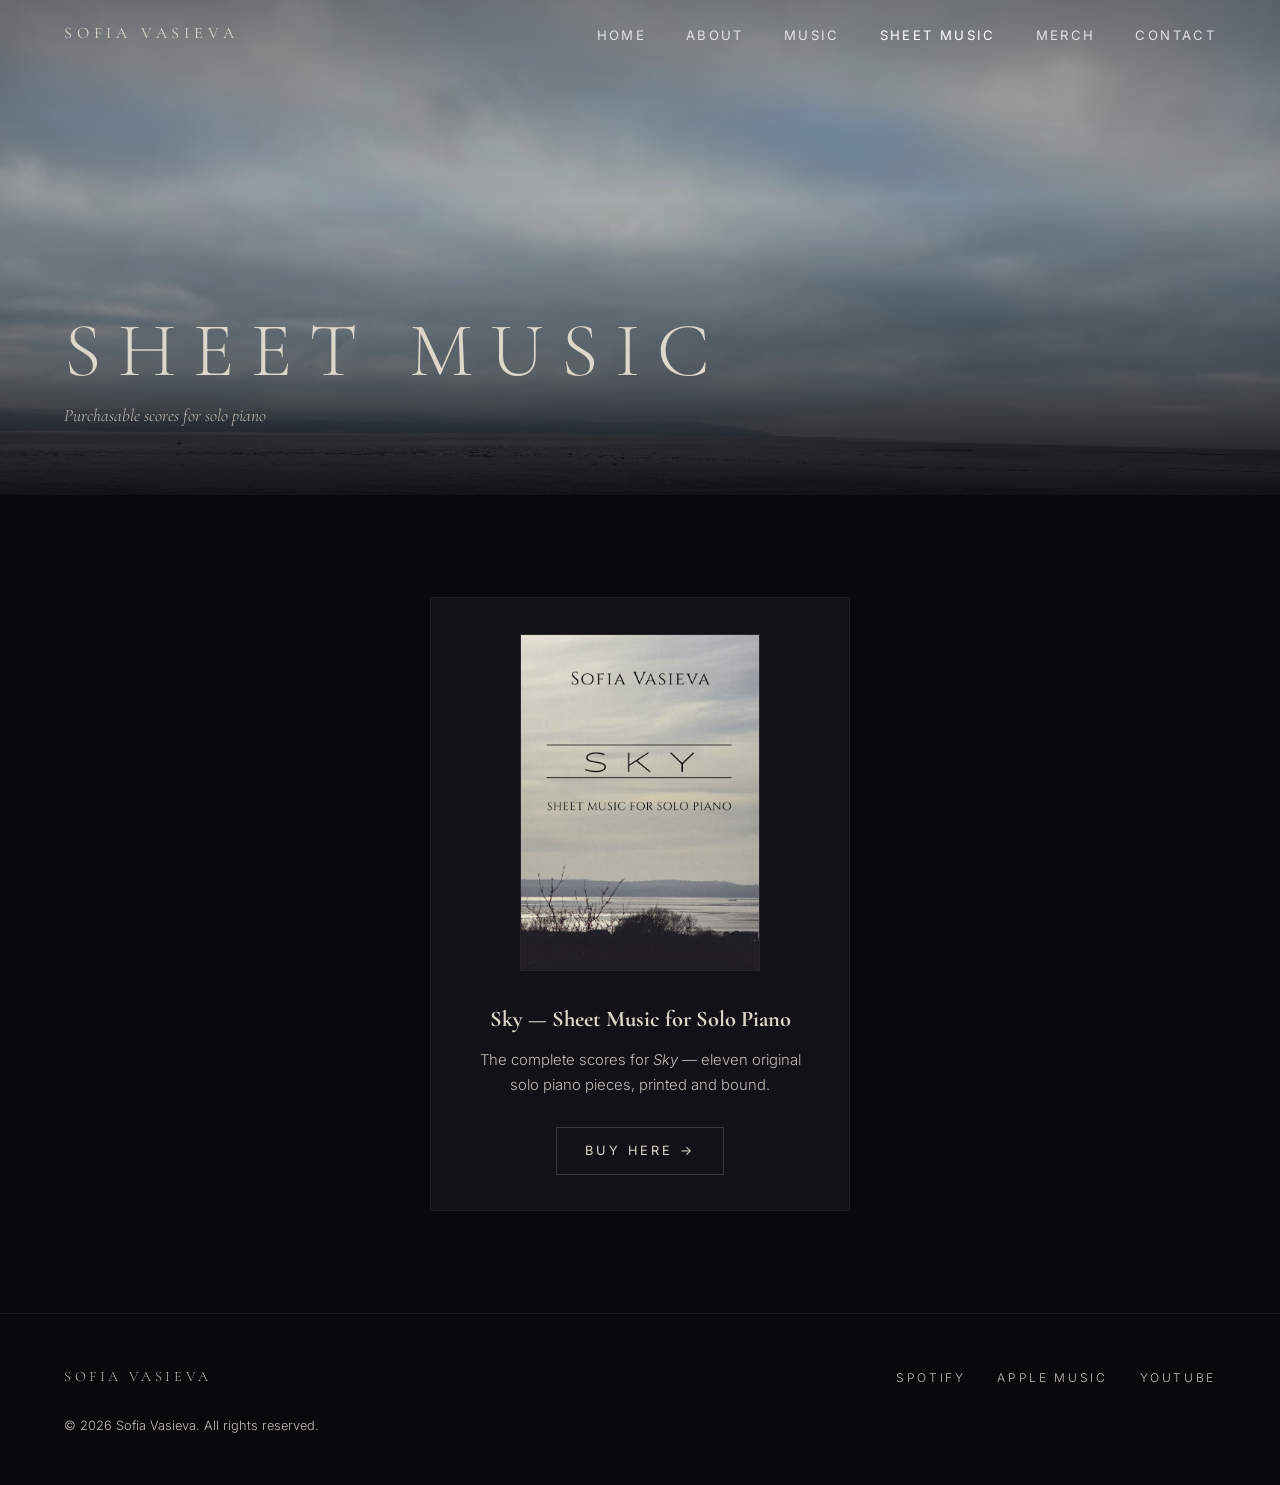
<file: sheet-music.html>
<!DOCTYPE html>
<html lang="en">
<head>
  <meta charset="UTF-8">
  <meta name="viewport" content="width=device-width, initial-scale=1.0">
  <title>Sheet Music — Sofia Vasieva</title>
  <meta name="description" content="Sheet music and scores by Sofia Vasieva — physical and digital editions.">
  <link rel="stylesheet" href="css/style.css">
</head>
<body>

  <!-- ══════════════════════════════════════
       NAVIGATION
       Nav order: Home · About · Music · Sheet Music · Merch · Contact
  ══════════════════════════════════════ -->
  <nav class="nav scrolled" id="mainNav">
    <a href="index.html" class="nav-logo">Sofia Vasieva</a>
    <ul class="nav-links">
      <li><a href="index.html">Home</a></li>
      <li><a href="about.html">About</a></li>
      <li><a href="music.html">Music</a></li>
      <li><a href="sheet-music.html" class="active">Sheet Music</a></li>
      <li><a href="merch.html">Merch</a></li>
      <li><a href="contact.html">Contact</a></li>
    </ul>
    <button class="nav-toggle" aria-label="Toggle menu">
      <span></span><span></span><span></span>
    </button>
  </nav>

  <!-- ══════════════════════════════════════
       PAGE HERO
       Background: tidal-flats.png
       To change: update the filename in the url() below.
  ══════════════════════════════════════ -->
  <section class="page-hero">
    <div class="hero-bg" style="background-image: url('images/backgrounds/tidal-flats.png');"></div>
    <div class="hero-overlay"></div>
    <div class="page-hero-content">
      <h1 class="page-title">Sheet Music</h1>
      <p class="page-subtitle">Purchasable scores for solo piano</p>
    </div>
  </section>

  <!-- ══════════════════════════════════════
       SHEET MUSIC CARDS

       HOW TO ADD A COVER IMAGE:
       1. Save your book/cover image to images/sheet-music/
          (suggested filenames are shown in each placeholder below)
       2. Delete the <div class="sheet-img-placeholder"> inside that card's <div class="sheet-img">.
       3. Replace it with: <img src="images/sheet-music/your-file.jpg" alt="Cover description">

       HOW TO UPDATE BUY LINKS:
       Find the <a href="#" ... class="btn btn-outline"> button for each card
       and replace # with your store link.

       HOW TO ADD MORE COLLECTIONS:
       Copy a full <div class="sheet-card"> block and paste it into the grid.
  ══════════════════════════════════════ -->
  <section class="section">
    <div class="sheet-grid" style="max-width: 420px; margin: 0 auto; text-align: center;">

      <div class="sheet-card">
        <div class="sheet-img" style="aspect-ratio: 1274/1792; max-width: 240px;">
          <img src="images/sheet-music/sky-sheet-music-front-cover.jpg" alt="Sky — Sheet Music for Solo Piano, front cover">
        </div>
        <h3 class="sheet-name">Sky — Sheet Music for Solo Piano</h3>
        <p class="sheet-desc">The complete scores for <em>Sky</em> — eleven original solo piano pieces, printed and bound.</p>
        <a href="https://www.lulu.com/shop/sofia-vasieva/sofia-vasieva-sky/paperback/product-v8wmdpr.html?page=1&amp;pageSize=4" target="_blank" rel="noopener noreferrer" class="btn btn-outline">Buy here →</a>
      </div>

    </div>
  </section>

  <!-- ══════════════════════════════════════
       FOOTER
       UPDATE: replace YouTube # with your actual channel URL.
  ══════════════════════════════════════ -->
  <footer class="footer">
    <span class="footer-name">Sofia Vasieva</span>
    <ul class="footer-links">
      <li><a href="https://open.spotify.com/artist/4lT0CU5uolFDBK3afVRovx" target="_blank" rel="noopener">Spotify</a></li>
      <li><a href="https://music.apple.com/gb/album/sky/1651735423" target="_blank" rel="noopener">Apple Music</a></li>
      <li><a href="https://www.youtube.com/channel/UC-3G4gNWq5SX8hbs0VZsb0Q" target="_blank" rel="noopener">YouTube</a></li>
    </ul>
    <p class="footer-copy">&copy; <span id="year"></span> Sofia Vasieva. All rights reserved.</p>
  </footer>

  <script src="js/main.js"></script>
  <script>document.getElementById('year').textContent = new Date().getFullYear();</script>
</body>
</html>
</file>
<file: css/style.css>
/* ============================================================
   SOFIA VASIEVA — WEBSITE STYLESHEET
   Palette: Dark atmospheric with warm amber accents
   Fonts: Cormorant Garamond (headings) + Inter (body)
   ============================================================ */

@import url('https://fonts.googleapis.com/css2?family=Cormorant+Garamond:ital,wght@0,300;0,400;0,500;1,300;1,400;1,500&family=Inter:wght@300;400;500&display=swap');

/* ── RESET & BASE ── */
*, *::before, *::after {
  margin: 0;
  padding: 0;
  box-sizing: border-box;
}

:root {
  --bg:           #09090c;
  --surface:      #111116;
  --surface-2:    #19191f;
  --border:       rgba(210, 190, 160, 0.08);
  --border-hover: rgba(210, 190, 160, 0.22);
  --text:         #ddd7cb;
  --text-muted:   #c4bdb6;
  --text-faint:   #8c8680;
  --accent:       #c89050;
  --accent-glow:  rgba(200, 144, 80, 0.18);
  --nav-height:   68px;
  --serif:        'Cormorant Garamond', Georgia, serif;
  --sans:         'Inter', system-ui, -apple-system, sans-serif;
  --ease:         cubic-bezier(0.4, 0, 0.2, 1);
}

html {
  scroll-behavior: smooth;
  overflow-x: hidden;
}

body {
  background: var(--bg);
  color: var(--text);
  font-family: var(--sans);
  font-weight: 300;
  font-size: 17px;
  line-height: 1.7;
  -webkit-font-smoothing: antialiased;
}

a { color: inherit; text-decoration: none; }
img { max-width: 100%; display: block; }

/* ── NAVIGATION ── */
.nav {
  position: fixed;
  top: 0; left: 0; right: 0;
  z-index: 100;
  height: var(--nav-height);
  display: flex;
  align-items: center;
  justify-content: space-between;
  padding: 0 clamp(1.5rem, 5vw, 4rem);
  transition: background 0.4s var(--ease), backdrop-filter 0.4s;
}

.nav.scrolled {
  background: rgba(9, 9, 12, 0.88);
  backdrop-filter: blur(14px);
  -webkit-backdrop-filter: blur(14px);
  border-bottom: 1px solid var(--border);
}

.nav-logo {
  font-family: var(--serif);
  font-size: 1rem;
  letter-spacing: 0.3em;
  text-transform: uppercase;
  color: var(--text);
  font-weight: 400;
  transition: color 0.2s;
}
.nav-logo:hover { color: var(--accent); }

.nav-links {
  display: flex;
  align-items: center;
  gap: 2.5rem;
  list-style: none;
}

.nav-links a {
  font-size: 0.82rem;
  font-weight: 400;
  letter-spacing: 0.18em;
  text-transform: uppercase;
  color: rgba(255, 255, 255, 0.78);
  transition: color 0.2s;
}
.nav-links a:hover,
.nav-links a.active { color: #ffffff; }

.nav-toggle {
  display: none;
  flex-direction: column;
  gap: 5px;
  cursor: pointer;
  background: none;
  border: none;
  padding: 4px;
}
.nav-toggle span {
  display: block;
  width: 22px;
  height: 1px;
  background: var(--text);
  transition: all 0.3s;
}

/* ── FULL-HEIGHT HERO ── */
.hero {
  position: relative;
  width: 100%;
  height: 100vh;
  min-height: 580px;
  display: flex;
  align-items: center;
  justify-content: center;
  overflow: hidden;
}

.hero-bg {
  position: absolute;
  inset: 0;
  background-size: cover;
  background-position: center;
  transform: scale(1.04);
  transition: transform 8s ease-out;
}
.hero.loaded .hero-bg { transform: scale(1); }

.hero-overlay {
  position: absolute;
  inset: 0;
  background: linear-gradient(
    to bottom,
    rgba(9,9,12,0.5) 0%,
    rgba(9,9,12,0.25) 40%,
    rgba(9,9,12,0.5) 75%,
    rgba(9,9,12,0.92) 100%
  );
}

.hero-content {
  position: relative;
  z-index: 2;
  text-align: center;
  padding: 0 2rem;
}

.hero-eyebrow {
  font-size: 0.77rem;
  letter-spacing: 0.38em;
  text-transform: uppercase;
  color: var(--accent);
  margin-bottom: 1.2rem;
  display: block;
}

.hero-title {
  font-family: var(--serif);
  font-size: clamp(3.2rem, 9vw, 9rem);
  font-weight: 300;
  letter-spacing: 0.28em;
  text-transform: uppercase;
  line-height: 1;
  margin-bottom: 1.2rem;
}

.hero-subtitle {
  font-family: var(--serif);
  font-style: italic;
  font-size: clamp(1rem, 2.5vw, 1.5rem);
  color: var(--text-muted);
  letter-spacing: 0.06em;
  font-weight: 300;
}

.hero-scroll {
  position: absolute;
  bottom: 2.5rem;
  left: 50%;
  transform: translateX(-50%);
  z-index: 2;
  display: flex;
  flex-direction: column;
  align-items: center;
  gap: 0.5rem;
  color: var(--text-muted);
}
.hero-scroll span {
  font-size: 0.72rem;
  letter-spacing: 0.28em;
  text-transform: uppercase;
}
.hero-scroll-line {
  width: 1px;
  height: 40px;
  background: linear-gradient(to bottom, var(--text-muted), transparent);
  animation: scrollLine 2s ease-in-out infinite;
}
@keyframes scrollLine {
  0%   { opacity: 1; transform: scaleY(0); transform-origin: top; }
  50%  { opacity: 1; transform: scaleY(1); transform-origin: top; }
  51%  { transform: scaleY(1); transform-origin: bottom; }
  100% { opacity: 0; transform: scaleY(0); transform-origin: bottom; }
}

/* ── PAGE HERO (shorter, for inner pages) ── */
.page-hero {
  position: relative;
  height: 55vh;
  min-height: 320px;
  display: flex;
  align-items: flex-end;
  overflow: hidden;
  padding-bottom: 4rem;
}

.page-hero-content {
  position: relative;
  z-index: 2;
  padding: 0 clamp(1.5rem, 5vw, 4rem);
}

.page-title {
  font-family: var(--serif);
  font-size: clamp(2.5rem, 6vw, 5.5rem);
  font-weight: 300;
  letter-spacing: 0.22em;
  text-transform: uppercase;
  line-height: 1;
}

.page-subtitle {
  font-family: var(--serif);
  font-style: italic;
  font-size: 1.1rem;
  color: var(--text-muted);
  margin-top: 0.7rem;
  font-weight: 300;
}

/* ── SECTIONS ── */
.section {
  padding: clamp(3.5rem, 8vw, 7rem) clamp(1.5rem, 5vw, 4rem);
}

.section-eyebrow {
  display: block;
  font-size: 0.75rem;
  letter-spacing: 0.38em;
  text-transform: uppercase;
  color: var(--accent);
  margin-bottom: 0.8rem;
}

.section-title {
  font-family: var(--serif);
  font-size: clamp(1.8rem, 4vw, 3rem);
  font-weight: 300;
  letter-spacing: 0.1em;
  margin-bottom: 3rem;
}

/* ── TIMELINE (Announcements — Home page) ── */
.timeline {
  max-width: 680px;
  position: relative;
  padding-left: 2rem;
}
.timeline::before {
  content: '';
  position: absolute;
  left: 0; top: 8px; bottom: 8px;
  width: 1px;
  background: linear-gradient(to bottom, var(--accent), transparent);
}

.timeline-item {
  padding-bottom: 2.8rem;
  position: relative;
}
.timeline-item::before {
  content: '';
  position: absolute;
  left: -2.35rem;
  top: 8px;
  width: 7px; height: 7px;
  border-radius: 50%;
  background: var(--accent);
  box-shadow: 0 0 10px var(--accent-glow);
}

.timeline-date {
  font-size: 0.75rem;
  letter-spacing: 0.22em;
  text-transform: uppercase;
  color: var(--accent);
  margin-bottom: 0.45rem;
  display: block;
}

.timeline-text {
  font-family: var(--serif);
  font-size: 1.15rem;
  color: var(--text);
  line-height: 1.5;
}

.timeline-detail {
  font-size: 0.91rem;
  color: var(--text-muted);
  margin-top: 0.3rem;
}

/* ── TEASER ROW (Home page links) ── */
.teaser-grid {
  display: grid;
  grid-template-columns: repeat(auto-fit, minmax(220px, 1fr));
  gap: 1.5px;
}

.teaser-card {
  position: relative;
  aspect-ratio: 5/4;
  overflow: hidden;
  display: block;
}

.teaser-bg {
  position: absolute;
  inset: 0;
  background-size: cover;
  background-position: center;
  transition: transform 0.7s var(--ease);
}
.teaser-card:hover .teaser-bg { transform: scale(1.06); }

.teaser-overlay {
  position: absolute;
  inset: 0;
  background: rgba(9,9,12,0.48);
  transition: background 0.4s;
}
.teaser-card:hover .teaser-overlay { background: rgba(9,9,12,0.3); }

.teaser-content {
  position: absolute;
  inset: 0;
  display: flex;
  flex-direction: column;
  align-items: center;
  justify-content: center;
  text-align: center;
  padding: 2rem;
}

.teaser-label {
  font-size: 0.72rem;
  letter-spacing: 0.35em;
  text-transform: uppercase;
  color: var(--accent);
  margin-bottom: 0.6rem;
}

.teaser-name {
  font-family: var(--serif);
  font-size: 1.75rem;
  font-weight: 300;
  letter-spacing: 0.18em;
  text-transform: uppercase;
}

/* ── ALBUM GRID (Music page) ── */
.album-grid {
  display: grid;
  grid-template-columns: repeat(auto-fill, minmax(260px, 1fr));
  gap: 2rem;
}

.album-card {
  cursor: pointer;
}

.album-cover-wrap {
  position: relative;
  aspect-ratio: 1;
  overflow: hidden;
  background: var(--surface-2);
  border: 1px solid var(--border);
  transition: border-color 0.3s;
}
.album-card:hover .album-cover-wrap { border-color: var(--border-hover); }

.album-cover-wrap img {
  width: 100%; height: 100%;
  object-fit: cover;
  transition: transform 0.6s var(--ease);
}
.album-card:hover .album-cover-wrap img { transform: scale(1.04); }

.album-placeholder {
  width: 100%; height: 100%;
  display: flex;
  flex-direction: column;
  align-items: center;
  justify-content: center;
  gap: 0.7rem;
  border: 1px dashed rgba(200, 144, 80, 0.3);
  color: var(--accent);
  font-size: 0.8rem;
  letter-spacing: 0.12em;
  text-align: center;
  padding: 2rem;
  line-height: 1.7;
}

.album-hover-label {
  position: absolute;
  inset: 0;
  background: rgba(9,9,12,0.42);
  display: flex;
  align-items: center;
  justify-content: center;
  opacity: 0;
  transition: opacity 0.3s;
}
.album-card:hover .album-hover-label { opacity: 1; }
.album-hover-label span {
  font-size: 0.74rem;
  letter-spacing: 0.28em;
  text-transform: uppercase;
  border: 1px solid rgba(255,255,255,0.35);
  padding: 0.5rem 1.2rem;
}

.album-info { padding: 1rem 0 0; }
.album-name {
  font-family: var(--serif);
  font-size: 1.25rem;
  font-weight: 400;
  letter-spacing: 0.06em;
  margin-bottom: 0.2rem;
}
.album-year {
  font-size: 0.82rem;
  letter-spacing: 0.18em;
  color: var(--text-muted);
}

/* ── DRAWER (Music page side panel) ── */
.drawer-overlay {
  position: fixed; inset: 0;
  background: rgba(9,9,12,0.72);
  z-index: 200;
  opacity: 0; visibility: hidden;
  transition: opacity 0.35s, visibility 0.35s;
}
.drawer-overlay.open { opacity: 1; visibility: visible; }

.drawer {
  position: fixed;
  top: 0; right: 0;
  width: min(460px, 100vw);
  height: 100%;
  background: var(--surface);
  border-left: 1px solid var(--border);
  z-index: 201;
  transform: translateX(100%);
  transition: transform 0.45s cubic-bezier(0.4, 0, 0.2, 1);
  overflow-y: auto;
  padding: 3rem 2.2rem 3rem;
}
.drawer.open { transform: translateX(0); }

.drawer-close {
  position: absolute;
  top: 1.4rem; right: 1.6rem;
  background: none; border: none;
  cursor: pointer;
  color: var(--text-muted);
  font-size: 1.6rem;
  line-height: 1;
  transition: color 0.2s;
  padding: 2px 6px;
}
.drawer-close:hover { color: var(--text); }

.drawer-cover {
  aspect-ratio: 1;
  max-width: 260px;
  width: 100%;
  margin: 2.5rem auto 1.8rem;
  background: var(--surface-2);
  border: 1px solid var(--border);
  overflow: hidden;
  display: flex; align-items: center; justify-content: center;
}
.drawer-cover img { width: 100%; height: 100%; object-fit: cover; }
.drawer-cover-placeholder {
  font-size: 0.8rem;
  letter-spacing: 0.12em;
  color: var(--text-muted);
  text-align: center;
  padding: 1.5rem;
  line-height: 1.7;
}

.drawer-album-name {
  font-family: var(--serif);
  font-size: 1.9rem;
  font-weight: 400;
  text-align: center;
  margin-bottom: 0.3rem;
}
.drawer-album-year {
  text-align: center;
  font-size: 0.8rem;
  letter-spacing: 0.22em;
  text-transform: uppercase;
  color: var(--text-muted);
  margin-bottom: 2rem;
}

.drawer-divider {
  border: none;
  border-top: 1px solid var(--border);
  margin: 1.5rem 0;
}

.drawer-label {
  font-size: 0.74rem;
  letter-spacing: 0.3em;
  text-transform: uppercase;
  color: var(--accent);
  margin-bottom: 1rem;
  display: block;
}

.streaming-links {
  display: flex;
  flex-direction: column;
  gap: 0.55rem;
}

.streaming-link {
  display: flex;
  align-items: center;
  gap: 0.9rem;
  padding: 0.85rem 1.1rem;
  border: 1px solid var(--border);
  background: var(--surface-2);
  color: var(--text);
  font-size: 0.88rem;
  letter-spacing: 0.08em;
  transition: border-color 0.2s, background 0.2s, color 0.2s;
}
.streaming-link:hover {
  border-color: var(--border-hover);
  background: var(--surface);
  color: var(--accent);
}
.streaming-link svg {
  width: 18px; height: 18px;
  flex-shrink: 0;
}

/* ── MERCH GRID ── */
.merch-grid {
  display: grid;
  grid-template-columns: repeat(auto-fill, minmax(260px, 1fr));
  gap: 2.5rem;
}

.merch-card {
  display: block;
  color: inherit;
  text-decoration: none;
}

.merch-img-wrap {
  position: relative;
  aspect-ratio: 1;
  overflow: hidden;
  background: var(--surface-2);
  border: 1px solid var(--border);
  transition: border-color 0.3s;
  margin-bottom: 1rem;
}
.merch-card:hover .merch-img-wrap { border-color: var(--border-hover); }

.merch-placeholder {
  width: 100%; height: 100%;
  display: flex;
  flex-direction: column;
  align-items: center;
  justify-content: center;
  gap: 0.6rem;
  border: 1px dashed rgba(200, 144, 80, 0.3);
  color: var(--accent);
  font-size: 0.8rem;
  letter-spacing: 0.12em;
  text-align: center;
  padding: 2rem;
  line-height: 1.7;
}

.merch-img-wrap img {
  width: 100%; height: 100%;
  object-fit: cover;
  transition: transform 0.6s var(--ease);
}
.merch-card:hover .merch-img-wrap img { transform: scale(1.05); }

.merch-name {
  font-family: var(--serif);
  font-size: 1.1rem;
  margin-bottom: 0.25rem;
}
.merch-price {
  font-size: 0.9rem;
  color: var(--text-muted);
  letter-spacing: 0.1em;
  margin-bottom: 0.5rem;
}
.merch-buy {
  font-size: 0.75rem;
  letter-spacing: 0.25em;
  text-transform: uppercase;
  color: var(--accent);
  border-bottom: 1px solid transparent;
  display: inline-block;
  transition: border-color 0.2s;
}
.merch-card:hover .merch-buy { border-color: var(--accent); }

/* ── SHEET MUSIC ── */
.sheet-grid {
  display: grid;
  grid-template-columns: repeat(auto-fit, minmax(280px, 1fr));
  gap: 3rem;
  max-width: 860px;
}

.sheet-card {
  background: var(--surface);
  border: 1px solid var(--border);
  padding: 2.2rem;
  transition: border-color 0.3s;
}
.sheet-card:hover { border-color: var(--border-hover); }

.sheet-img {
  aspect-ratio: 3/4;
  max-width: 180px;
  width: 100%;
  margin: 0 auto 1.8rem;
  background: var(--surface-2);
  border: 1px solid var(--border);
  overflow: hidden;
  display: flex; align-items: center; justify-content: center;
}
.sheet-img img { width: 100%; height: 100%; object-fit: cover; }
.sheet-img-placeholder {
  border: 1px dashed rgba(200, 144, 80, 0.3);
  color: var(--accent);
  font-size: 0.8rem;
  letter-spacing: 0.12em;
  text-align: center;
  width: 100%; height: 100%;
  display: flex; flex-direction: column;
  align-items: center; justify-content: center;
  gap: 0.5rem;
  padding: 1.5rem;
  line-height: 1.7;
}

.sheet-type {
  font-size: 0.74rem;
  letter-spacing: 0.32em;
  text-transform: uppercase;
  color: var(--accent);
  margin-bottom: 0.7rem;
  display: block;
}
.sheet-name {
  font-family: var(--serif);
  font-size: 1.4rem;
  margin-bottom: 0.6rem;
}
.sheet-desc {
  font-size: 0.93rem;
  color: var(--text-muted);
  line-height: 1.7;
  margin-bottom: 1.8rem;
}

.btn {
  display: inline-flex;
  align-items: center;
  gap: 0.5rem;
  padding: 0.75rem 1.8rem;
  font-size: 0.8rem;
  font-weight: 400;
  letter-spacing: 0.22em;
  text-transform: uppercase;
  transition: all 0.25s;
  cursor: pointer;
  border: none;
  font-family: var(--sans);
}
.btn-outline {
  border: 1px solid var(--border-hover);
  color: var(--text);
  background: transparent;
}
.btn-outline:hover {
  background: var(--accent);
  border-color: var(--accent);
  color: var(--bg);
}

/* ── ABOUT PAGE ── */
.about-layout {
  display: grid;
  grid-template-columns: 1fr 1.7fr;
  gap: 5rem;
  align-items: start;
  max-width: 1060px;
}

.portrait-wrap {
  position: sticky;
  top: calc(var(--nav-height) + 2rem);
}

.portrait-placeholder {
  aspect-ratio: 3/4;
  border: 1px dashed rgba(200, 144, 80, 0.35);
  display: flex;
  flex-direction: column;
  align-items: center;
  justify-content: center;
  gap: 1rem;
  color: var(--accent);
  text-align: center;
  padding: 2.5rem;
  font-size: 0.84rem;
  letter-spacing: 0.12em;
  line-height: 1.7;
}

.portrait-wrap img.portrait-photo {
  width: 100%;
  aspect-ratio: 3/4;
  object-fit: cover;
  object-position: left top;
}

.about-name {
  font-family: var(--serif);
  font-size: clamp(2rem, 4vw, 3rem);
  font-weight: 300;
  letter-spacing: 0.15em;
  text-transform: uppercase;
  margin-bottom: 0.5rem;
}
.about-tag {
  font-size: 0.8rem;
  letter-spacing: 0.3em;
  text-transform: uppercase;
  color: var(--accent);
  margin-bottom: 2.5rem;
  display: block;
}

.about-bio p {
  font-family: var(--serif);
  font-size: 1.1rem;
  line-height: 1.9;
  color: var(--text);
  margin-bottom: 1.4rem;
}
.about-bio p.placeholder {
  color: var(--text-muted);
  font-style: italic;
  border-left: 2px solid rgba(200,144,80,0.4);
  padding-left: 1.2rem;
}

/* ── CONTACT PAGE ── */
.contact-intro {
  font-family: var(--serif);
  font-size: 1.2rem;
  line-height: 1.9;
  color: var(--text-muted);
  max-width: 540px;
  margin-bottom: 3rem;
}

.contact-item {
  display: flex;
  align-items: flex-start;
  gap: 1.5rem;
  padding: 1.4rem 0;
  border-bottom: 1px solid var(--border);
  max-width: 560px;
}
.contact-label {
  font-size: 0.74rem;
  letter-spacing: 0.3em;
  text-transform: uppercase;
  color: var(--accent);
  min-width: 90px;
  padding-top: 4px;
  flex-shrink: 0;
}
.contact-value {
  font-family: var(--serif);
  font-size: 1.05rem;
}
.contact-value a { transition: color 0.2s; }
.contact-value a:hover { color: var(--accent); }

.social-row {
  display: flex;
  gap: 1rem;
  flex-wrap: wrap;
  margin-top: 2.5rem;
}
.social-link {
  display: inline-flex;
  align-items: center;
  gap: 0.6rem;
  padding: 0.65rem 1.2rem;
  border: 1px solid var(--border);
  font-size: 0.8rem;
  letter-spacing: 0.18em;
  text-transform: uppercase;
  color: var(--text-muted);
  transition: border-color 0.2s, color 0.2s;
}
.social-link:hover { border-color: var(--border-hover); color: var(--text); }

/* ── FOOTER ── */
.footer {
  padding: 3rem clamp(1.5rem, 5vw, 4rem);
  border-top: 1px solid var(--border);
  display: flex;
  align-items: center;
  justify-content: space-between;
  flex-wrap: wrap;
  gap: 1.5rem;
}
.footer-name {
  font-family: var(--serif);
  font-size: 0.9rem;
  letter-spacing: 0.25em;
  text-transform: uppercase;
  color: var(--text-muted);
}
.footer-links {
  display: flex;
  align-items: center;
  gap: 2rem;
  list-style: none;
}
.footer-links a {
  font-size: 0.75rem;
  letter-spacing: 0.22em;
  text-transform: uppercase;
  color: var(--text-muted);
  transition: color 0.2s;
}
.footer-links a:hover { color: var(--text); }
.footer-copy {
  font-size: 0.8rem;
  color: var(--text-muted);
  width: 100%;
}

/* ── NEWS STRIP (home page announcements) ── */
.news-strip {
  padding: 2.5rem clamp(1.5rem, 5vw, 4rem);
  border-top: 1px solid var(--border);
  border-bottom: 1px solid var(--border);
}

.news-item {
  display: flex;
  align-items: baseline;
  gap: 2rem;
  padding: 1.1rem 0;
  border-bottom: 1px solid var(--border);
}
.news-item:last-child { border-bottom: none; }

.news-date {
  font-size: 0.74rem;
  letter-spacing: 0.25em;
  text-transform: uppercase;
  color: var(--accent);
  white-space: nowrap;
  min-width: 110px;
  flex-shrink: 0;
}

.news-headline {
  font-family: var(--serif);
  font-size: 1.3rem;
  font-weight: 400;
  line-height: 1.45;
  color: var(--text);
}

.news-link {
  color: var(--accent);
  border-bottom: 1px solid transparent;
  transition: border-color 0.2s;
  margin-left: 0.3em;
}
.news-link:hover { border-color: var(--accent); }

/* ── SINGLES GRID (music page — slightly more compact) ── */
.singles-grid {
  display: grid;
  grid-template-columns: repeat(auto-fill, minmax(200px, 1fr));
  gap: 1.5rem;
}

/* ── DISCOGRAPHY SECTION DIVIDER ── */
.discography-heading {
  font-family: var(--serif);
  font-size: clamp(1.4rem, 3vw, 2.2rem);
  font-weight: 300;
  letter-spacing: 0.12em;
  margin-bottom: 1.8rem;
  color: var(--text);
}

/* ── CONTACT FORM ── */
.contact-form {
  max-width: 520px;
  margin-top: 0.5rem;
}

.form-group {
  margin-bottom: 1.5rem;
}

.form-group label {
  display: block;
  font-size: 0.74rem;
  letter-spacing: 0.3em;
  text-transform: uppercase;
  color: var(--accent);
  margin-bottom: 0.6rem;
}

.form-group input,
.form-group textarea {
  width: 100%;
  background: var(--surface);
  border: 1px solid var(--border);
  color: var(--text);
  font-family: var(--sans);
  font-size: 0.9rem;
  font-weight: 300;
  padding: 0.85rem 1rem;
  outline: none;
  transition: border-color 0.2s;
  -webkit-appearance: none;
  border-radius: 0;
}

.form-group input:focus,
.form-group textarea:focus {
  border-color: var(--border-hover);
}

.form-group textarea {
  resize: vertical;
  min-height: 130px;
}

.form-submit {
  display: inline-flex;
  align-items: center;
  gap: 0.5rem;
  padding: 0.8rem 2rem;
  background: transparent;
  border: 1px solid var(--border-hover);
  color: var(--text);
  font-family: var(--sans);
  font-size: 0.8rem;
  font-weight: 400;
  letter-spacing: 0.22em;
  text-transform: uppercase;
  cursor: pointer;
  transition: all 0.25s;
}

.form-submit:hover {
  background: var(--accent);
  border-color: var(--accent);
  color: var(--bg);
}

.form-success {
  display: none;
  padding: 1.2rem;
  border: 1px solid var(--border-hover);
  font-family: var(--serif);
  font-size: 1rem;
  color: var(--accent);
  margin-top: 1rem;
}

/* ── RESPONSIVE ── */
@media (max-width: 860px) {
  .about-layout {
    grid-template-columns: 1fr;
    gap: 2.5rem;
  }
  .portrait-wrap {
    position: static;
    max-width: 260px;
    margin: 0 auto;
  }
}

@media (max-width: 680px) {
  .nav-links {
    display: none;
    position: fixed;
    top: var(--nav-height);
    left: 0; right: 0;
    background: rgba(9,9,12,0.97);
    backdrop-filter: blur(14px);
    flex-direction: column;
    gap: 0;
    padding: 0.5rem 0;
    border-bottom: 1px solid var(--border);
  }
  .nav-links.open { display: flex; }
  .nav-links li { width: 100%; }
  .nav-links a {
    display: block;
    padding: 0.9rem clamp(1.5rem, 5vw, 4rem);
  }
  .nav-toggle { display: flex; }
  .footer { flex-direction: column; align-items: flex-start; }
}
</file>
